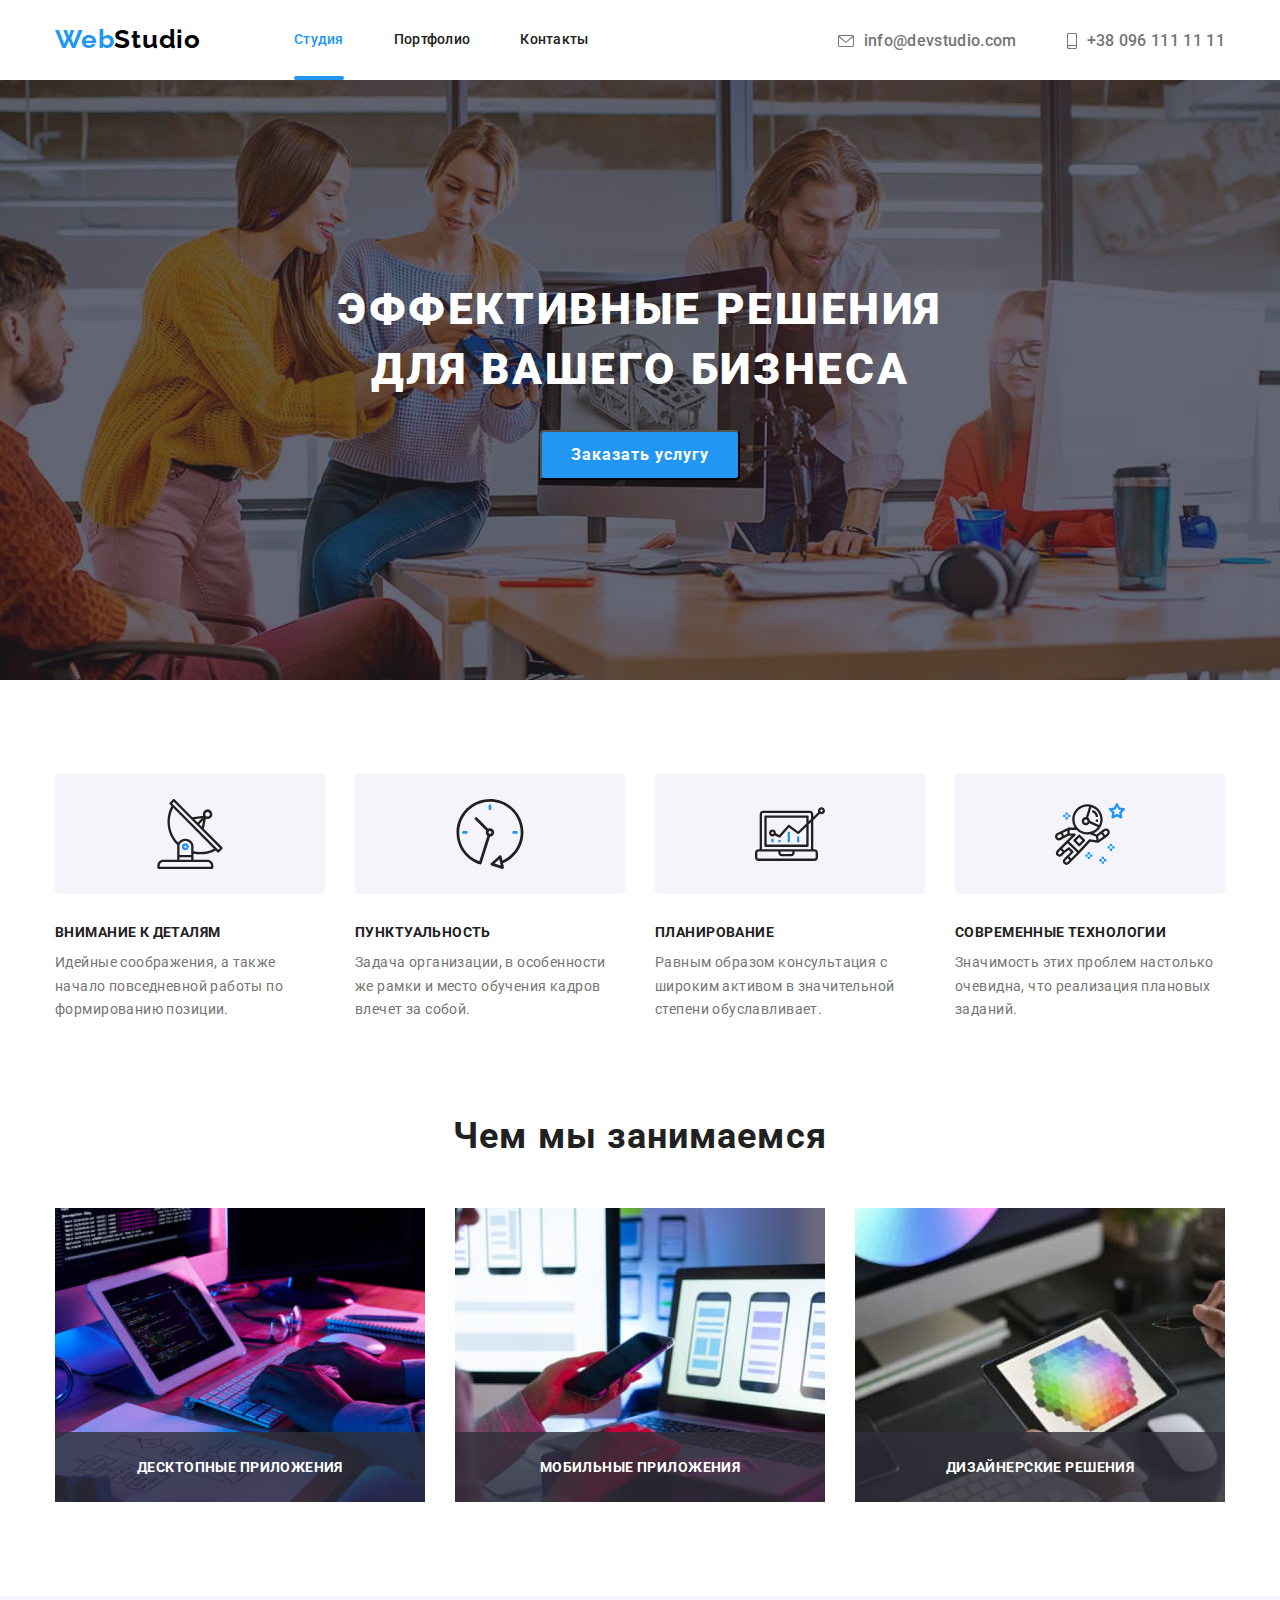
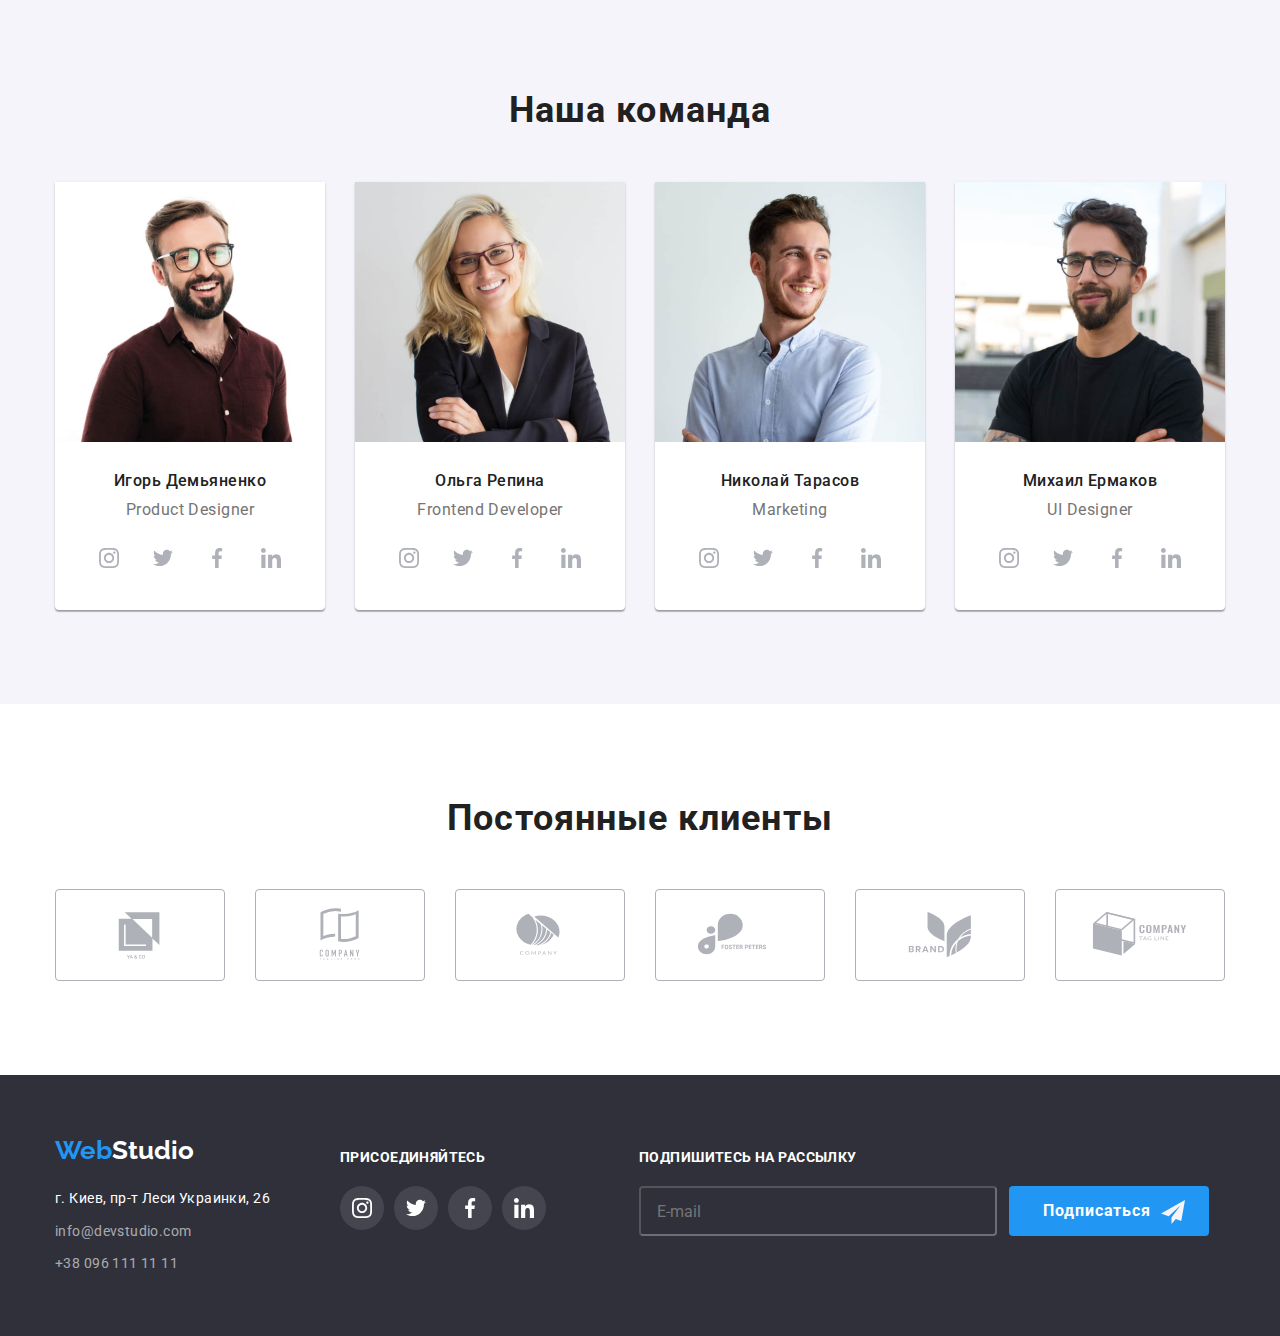
<file: index.html>
<!DOCTYPE html>
<html lang="en">
<head>
    <meta charset="UTF-8">
    <meta http-equiv="X-UA-Compatible" content="IE=edge">
    <meta name="viewport" content="width=device-width, initial-scale=1.0">
    <title>goit-markup-hw-01</title>
    <link rel="preconnect" href="https://fonts.googleapis.com">
    <link rel="preconnect" href="https://fonts.gstatic.com" crossorigin>
    <link href="https://fonts.googleapis.com/css2?family=Roboto:wght@400;500;700;900&display=swap" rel="stylesheet">
    <link href="https://fonts.googleapis.com/css2?family=Raleway:wght@700&family=Roboto:wght@400;500;700;900&display=swap"
        rel="stylesheet">
    <link rel="stylesheet" href="https://cdnjs.cloudflare.com/ajax/libs/modern-normalize/1.1.0/modern-normalize.min.css">

    <link rel="stylesheet" href="css/styles.css">
    
</head>
<body>
    <header class="header" >
                <div class="container">
                    <div class="header-box"> 
                        <nav class="nav-box">
                            <a href="./index.html" class="logo"> <span>Web</span>Studio</a>
                            <ul class="nav-list">
                                <li class="item"><a href="./index.html" class="nav-link current">Студия</a></li>
                                <li class="item"><a href="./portfolio.html" class="nav-link">Портфолио</a></li>
                                <li class="item"><a href="#" class="nav-link">Контакты</a></li>
                            </ul>
                        </nav>
                        <ul class="contact-list">
                                <li class="item">
                                    <a href="mailto:info@devstudio.com" class="contact">
                                        <svg class="envelope">
                                            <use href="./images/symbol-defs.svg#icon-envelope"></use>
                                        </svg> 
                                        info@devstudio.com
                                    </a>

                                </li>
                                <li class="item">
                                    <a href="tel:+380961111111" class="contact" >
                                        <svg class="smartphone">
                                            <use href="./images/symbol-defs.svg#icon-smartphone"></use>
                                        </svg>
                                        +38 096 111 11 11
                                    </a>

                                </li>
                        </ul>
                    </div>
                </div>
    </header>
    <main >
            <!--hero-->
            <section class="hero">
                    <div class="container" >
                        <h1 class="design-title">Эффективные решения <br> для вашего бизнеса</h1>
                        <button type="button" class="button-name" data-modal-open>Заказать услугу</button>
                    </div>
            </section>
            <!--features of work-->
            <section class="features-section" >
                <div class="container">
                    <h2 class="visually-hidden">особенности</h2>             
                        <ul class=work-flex>
                            <li class="item">
                                <div class="features-container-icon">
                                    <svg class="features-icon">
                                        <use href="./images/symbol-defs.svg#icon-antenna-1"></use>
                                    </svg>
                                </div>
                                <h3 class="work-title">Внимание к деталям</h3>
                                <p class="work-text">Идейные соображения, а также начало повседневной работы по формированию позиции.</p>
                            </li>
                            <li class="item">
                                <div class="features-container-icon">
                                    <svg class="features-icon">
                                        <use href="./images/symbol-defs.svg#icon-clock-1"></use>
                                    </svg>
                                </div>
                                <h3 class="work-title">Пунктуальность</h3>
                                <p class="work-text" >Задача организации, в особенности же рамки и место обучения кадров влечет за собой.</p>
                            </li>
                            <li class="item">
                                <div class="features-container-icon">
                                    <svg class="features-icon">
                                        <use href="./images/symbol-defs.svg#icon-diagram-1"></use>
                                    </svg>
                                </div>
                                <h3 class="work-title">Планирование</h3>
                                <p class="work-text" >Равным образом консультация с широким активом в значительной степени обуславливает.</p>
                            </li>
                            <li class="item" >
                                <div class="features-container-icon">
                                    <svg class="features-icon">
                                        <use href="./images/symbol-defs.svg#icon-astronaut-1"></use>
                                    </svg>
                                </div>
                                <h3 class="work-title">Современные технологии</h3>
                                <p class="work-text" >Значимость этих проблем настолько очевидна, что реализация плановых заданий.</p>
                            </li>
                        </ul>
                </div>
            </section>
            <!--foto-->
            <section class="section">
                <div class="container">
                    <h2 class="work-team-item">Чем мы занимаемся</h2>
                    <ul class="work-flex" >
                        <li class="item-foto">
                            <img src="images/whatwedo1.jpg" class="work-img" alt="планшет с клавиатурой" width="370">
                            <p class="foto-text">Десктопные приложения</p>
                        </li>
                        <li class="item-foto">
                            <img src="images/whatwedo2.jpg" alt="ноутбук с телефоном" width="370">
                            <p class="foto-text">Мобильные приложения</p>
                        </li>
                        <li class="item-foto">
                            <img src="images/whatwedo3.jpg" alt="планшет" width="370">
                            <p class="foto-text">Дизайнерские решения</p>
                        </li>
                    </ul>
                </div>
            </section>
            <!--team-->
            <section class="section-our-team">
                <div class="container">
                    <h2 class="our-team-item">Наша команда</h2>
                        <ul class="work-flex" >
                            <li class="team-item">
                                <img src="images/igordemyanenko.jpg" alt="фото Игоря Демьяненко" width="270">
                                <div class="container-team-item">
                                    <h3 class="work-team-name">Игорь Демьяненко</h3>
                                    <p class="work-position">Product Designer</p>
                                    <ul class="sm-flex" >
                                        <li class="sm-list">
                                            <a href="#" class="sm-icon-link">
                                                <svg class="sm-icon"  width="20" height="20" >
                                                    <use href="./images/symbol-defs.svg#icon-instagram-2"></use>
                                                </svg>
                                            </a>
                                        </li>
                                        <li class="sm-list" >
                                            <a href="#" class="sm-icon-link">
                                                <svg class="sm-icon" width="20px" height="20" >
                                                    <use href="./images/symbol-defs.svg#icon-twitter-1"></use>
                                                </svg>
                                            </a>
                                        </li>
                                        <li class="sm-list" >
                                            <a href="#" class="sm-icon-link">
                                                <svg class="sm-icon" width="20" height="20" >
                                                    <use href="./images/symbol-defs.svg#icon-facebook-1"></use>
                                                </svg>
                                            </a>
                                        </li>
                                        <li class="sm-list">
                                            <a href="#" class="sm-icon-link">
                                                <svg class="sm-icon" width="20" height="20" >
                                                    <use href="./images/symbol-defs.svg#icon-linkedin-1"></use>
                                                </svg>
                                            </a>
                                        </li>
                                    </ul>
                                </div>
                            </li>
                            <li class="team-item" >
                                <img src="images/olgarepina.jpg" alt="Ольга Репина" width="270">
                                <div class="container-team-item">
                                    <h3 class="work-team-name" >Ольга Репина</h3>
                                    <p class="work-position">Frontend Developer</p>
                                    <ul class="sm-flex">
                                        <li class="sm-list">
                                            <a href="#" class="sm-icon-link">
                                                <svg class="sm-icon" width="20" height="20">
                                                    <use href="./images/symbol-defs.svg#icon-instagram-2"></use>
                                                </svg>
                                            </a>
                                        </li>
                                        <li class="sm-list">
                                            <a href="#" class="sm-icon-link">
                                                <svg class="sm-icon" width="20px" height="20">
                                                    <use href="./images/symbol-defs.svg#icon-twitter-1"></use>
                                                </svg>
                                            </a>
                                        </li>
                                        <li class="sm-list">
                                            <a href="#" class="sm-icon-link">
                                                <svg class="sm-icon" width="20" height="20">
                                                    <use href="./images/symbol-defs.svg#icon-facebook-1"></use>
                                                </svg>
                                            </a>
                                        </li>
                                        <li class="sm-list">
                                            <a href="#" class="sm-icon-link">
                                                <svg class="sm-icon" width="20" height="20">
                                                    <use href="./images/symbol-defs.svg#icon-linkedin-1"></use>
                                                </svg>
                                            </a>
                                        </li>
                                    </ul>
                                </div>
                            </li>
                            <li class="team-item" >
                                <img src="images/nikolaytarasov.jpg" alt="Николай Тарасов" width="270">
                                <div class="container-team-item">
                                    <h3 class="work-team-name">Николай Тарасов</h3>
                                    <p class="work-position">Marketing</p>
                                    <ul class="sm-flex">
                                        <li>
                                            <a href="#" class="sm-icon-link">
                                                <svg class="sm-icon" width="20" height="20">
                                                    <use href="./images/symbol-defs.svg#icon-instagram-2"></use>
                                                </svg>
                                            </a>
                                        </li>
                                        <li>
                                            <a href="#" class="sm-icon-link">
                                                <svg class="sm-icon" width="20px" height="20">
                                                    <use href="./images/symbol-defs.svg#icon-twitter-1"></use>
                                                </svg>
                                            </a>
                                        </li>
                                        <li>
                                            <a href="#" class="sm-icon-link">
                                                <svg class="sm-icon" width="20" height="20">
                                                    <use href="./images/symbol-defs.svg#icon-facebook-1"></use>
                                                </svg>
                                            </a>
                                        </li>
                                        <li>
                                            <a href="#" class="sm-icon-link">
                                                <svg class="sm-icon" width="20" height="20">
                                                    <use href="./images/symbol-defs.svg#icon-linkedin-1"></use>
                                                </svg>
                                            </a>
                                        </li>
                                    </ul>
                                </div>
                            </li>
                            <li class="team-item" >
                                <img src="images/mikhailermakov.jpg" alt="Михаил Ермаков" width="270">
                                <div class="container-team-item">
                                    <h3 class="work-team-name" >Михаил Ермаков</h3>
                                    <p class="work-position" >UI Designer</p>
                                    <ul class="sm-flex">
                                        <li>
                                            <a href="#" class="sm-icon-link">
                                                <svg class="sm-icon" width="20" height="20">
                                                    <use href="./images/symbol-defs.svg#icon-instagram-2"></use>
                                                </svg>
                                            </a>
                                        </li>
                                        <li>
                                            <a href="#" class="sm-icon-link">
                                                <svg class="sm-icon" width="20px" height="20">
                                                    <use href="./images/symbol-defs.svg#icon-twitter-1"></use>
                                                </svg>
                                            </a>
                                        </li>
                                        <li>
                                            <a href="#" class="sm-icon-link">
                                                <svg class="sm-icon" width="20" height="20">
                                                    <use href="./images/symbol-defs.svg#icon-facebook-1"></use>
                                                </svg>
                                            </a>
                                        </li>
                                        <li>
                                            <a href="#" class="sm-icon-link">
                                                <svg class="sm-icon" width="20" height="20">
                                                    <use href="./images/symbol-defs.svg#icon-linkedin-1"></use>
                                                </svg>
                                            </a>
                                        </li>
                                    </ul>
                                </div>
                            </li>
                        </ul>
                </div>
            </section>
            <!--our custamer-->
            <section class="section">
                <div class="container">
                    <h2 class="work-team-item">Постоянные клиенты</h2>
                    <ul class="work-flex">
                        <li class="custamer-cntr" >
                                <a href="#" class="custamer-link">
                                    <svg class="custamer-icon">
                                        <use href="./images/symbol-defs.svg#icon-logoyaco"></use>
                                    </svg>
                                </a>
                        </li>
                        <li class="custamer-cntr">
                                <a href="#" class="custamer-link" >
                                    <svg class="custamer-icon">
                                        <use href="./images/symbol-defs.svg#icon-logocompanytaglinehere"></use>
                                    </svg>
                                </a>
                        </li>
                        <li class="custamer-cntr" > 
                                <a href="#" class="custamer-link">
                                    <svg class="custamer-icon">
                                        <use href="./images/symbol-defs.svg#icon-logocompane"></use>
                                    </svg>
                                </a>
                        </li>
                        <li class="custamer-cntr" >
                                <a href="#" class="custamer-link">
                                    <svg class="custamer-icon">
                                        <use href="./images/symbol-defs.svg#icon-logofoster"></use>
                                    </svg>
                                </a>
                        </li>
                        <li class="custamer-cntr" >
                                <a href="#" class="custamer-link">
                                    <svg class="custamer-icon">
                                        <use href="./images/symbol-defs.svg#icon-logobrand"></use>
                                    </svg>
                                </a>
                        </li>
                        <li class="custamer-cntr">
                            <a href="#" class="custamer-link">
                                    <svg class="custamer-icon">
                                        <use href="./images/symbol-defs.svg#icon-logocompanytagline"></use>
                                    </svg>
                                </a>
                        </li>
                    </ul>
                </div>
            </section>

    </main>
    <footer class="section-ftr" >
            <div class="container ">
                <div class="footer-box" >
                    <div class="footer-address-box">
                        <a href="./index.html" class="logo-bottom"><span >Web</span>Studio</a>
                        <address>
                            <ul class="address-list">
                                <li class="item"><a class="address-link" href="https://goo.gl/maps/XUz9GN1uXCyKH9LT6">г. Киев, пр-т Леси Украинки, 26</a></li>
                                <li class="item" ><a class="mail-tel-ftr" href="mailto:info@devstudio.com">info@devstudio.com</a></li>
                                <li class="item" ><a class="mail-tel-ftr" href="tel:+380961111111">+38 096 111 11 11</a></li>
                            </ul>
                        </address>    
                    </div>
                    <div class="join-box">
                        <p class="text-title"> присоединяйтесь</p>
                        <ul class="sm-flex-ftr">
                            <li class="item">
                                <a href="#" class="ftr-sm-icon-link" >
                                    <svg class="ftr-sm-icon" width="20" height="20" >
                                        <use href="./images/symbol-defs.svg#icon-instagram-2"></use>
                                    </svg>
                                </a>
                            </li>
                            <li class="item">
                                <a href="#" class="ftr-sm-icon-link" >
                                    <svg class="ftr-sm-icon" width="20" height="20" >
                                        <use href="./images/symbol-defs.svg#icon-twitter-1"></use>
                                    </svg>
                                </a>
                            </li>
                            <li class="item">
                                <a href="#" class="ftr-sm-icon-link">
                                    <svg class="ftr-sm-icon" width="20" height="20" >
                                        <use href="./images/symbol-defs.svg#icon-facebook-1"></use>
                                    </svg>
                                </a>
                            </li>
                            <li class="item">
                                <a href="#" class="ftr-sm-icon-link">
                                    <svg class="ftr-sm-icon" width="20" height="20">
                                        <use href="./images/symbol-defs.svg#icon-linkedin-1"></use>
                                    </svg>
                                </a>
                            </li>
                        </ul>
                    </div>
                    <div class="subscription">
                        <p class="sub-title"> Подпишитесь на рассылку</p>
                        <form>
                            <div class="ftr-form-field">
                                <input class="sub-input" name="Email" type="text" placeholder="E-mail" >
                                <button class="sub-button" type="submit">Подписаться
                                    <svg class="sub-icon" width="24" height="24">
                                        <use href="./images/sprite-form.svg#send"></use>
                                    </svg>
                                </button>
                            </div>
                            
                        </form>
                    </div>
                </div>
            </div>
    </footer>

    <!--MODAL-->

    <div class="backdrop is-hidden" data-modal >
        <div class="modal" >  
            <button type="button" class="close-btn" data-modal-close>  
                <svg class="icon-close">
                    <use href="./images/symbol-defs.svg#icon-close"> </use>
                </svg>
            </button>

            <form class="modal-form">
                <h3 class="form-title">Оставьте свои данные, мы вам перезвоним</h3>
            <div class="form-feald">
                <label class="form-label" for="name">Имя</label>
                <input class="form-input" id="name" type="text" name="name">
                <svg class="form-icon" width="18" height="18">
                    <use href="./images/sprite-form.svg#icon-person"></use>
                </svg>
            </div>
            <div class="form-feald">
                <label class="form-label" for="tel">Телефон</label>
                <input class="form-input" id="tel" type="tel" name="tel">
                <svg class="form-icon" width="18" height="18">
                    <use href="./images/sprite-form.svg#icon-phone"></use>
                </svg>
            </div>
            <div class="form-feald">
                <label class="form-label" for="mail">Почта</label>
                <input class="form-input" id="mail" type="mail" name="mail">
                <svg class="form-icon" width="18" height="18">
                    <use href="./images/sprite-form.svg#icon-email"></use>
                </svg>
            </div>
            <div class="form-feald">
                <label class="form-label" for="comment">Комментарий</label>
                <textarea class=" form-input enter-comment" id="comment" name="comment"  placeholder="Введите текст" ></textarea>
            </div>
            <div class="licence">
                <label class="licence-box" for="licence">
                    <input  class="checkbox" id="licence" type="checkbox" name="licence" >
                    <span class="check-icon"></span>
                    Соглашаюсь с рассылкой и принимаю 
                    <a href="#">Условия договора</a>
                </label>
               
            </div>

            <button class="form-button" type="submit">Отправить</button>

            </form>
         </div>

    </div>

<script src="./js/modal.js"></script>
</body>
</html>
</file>
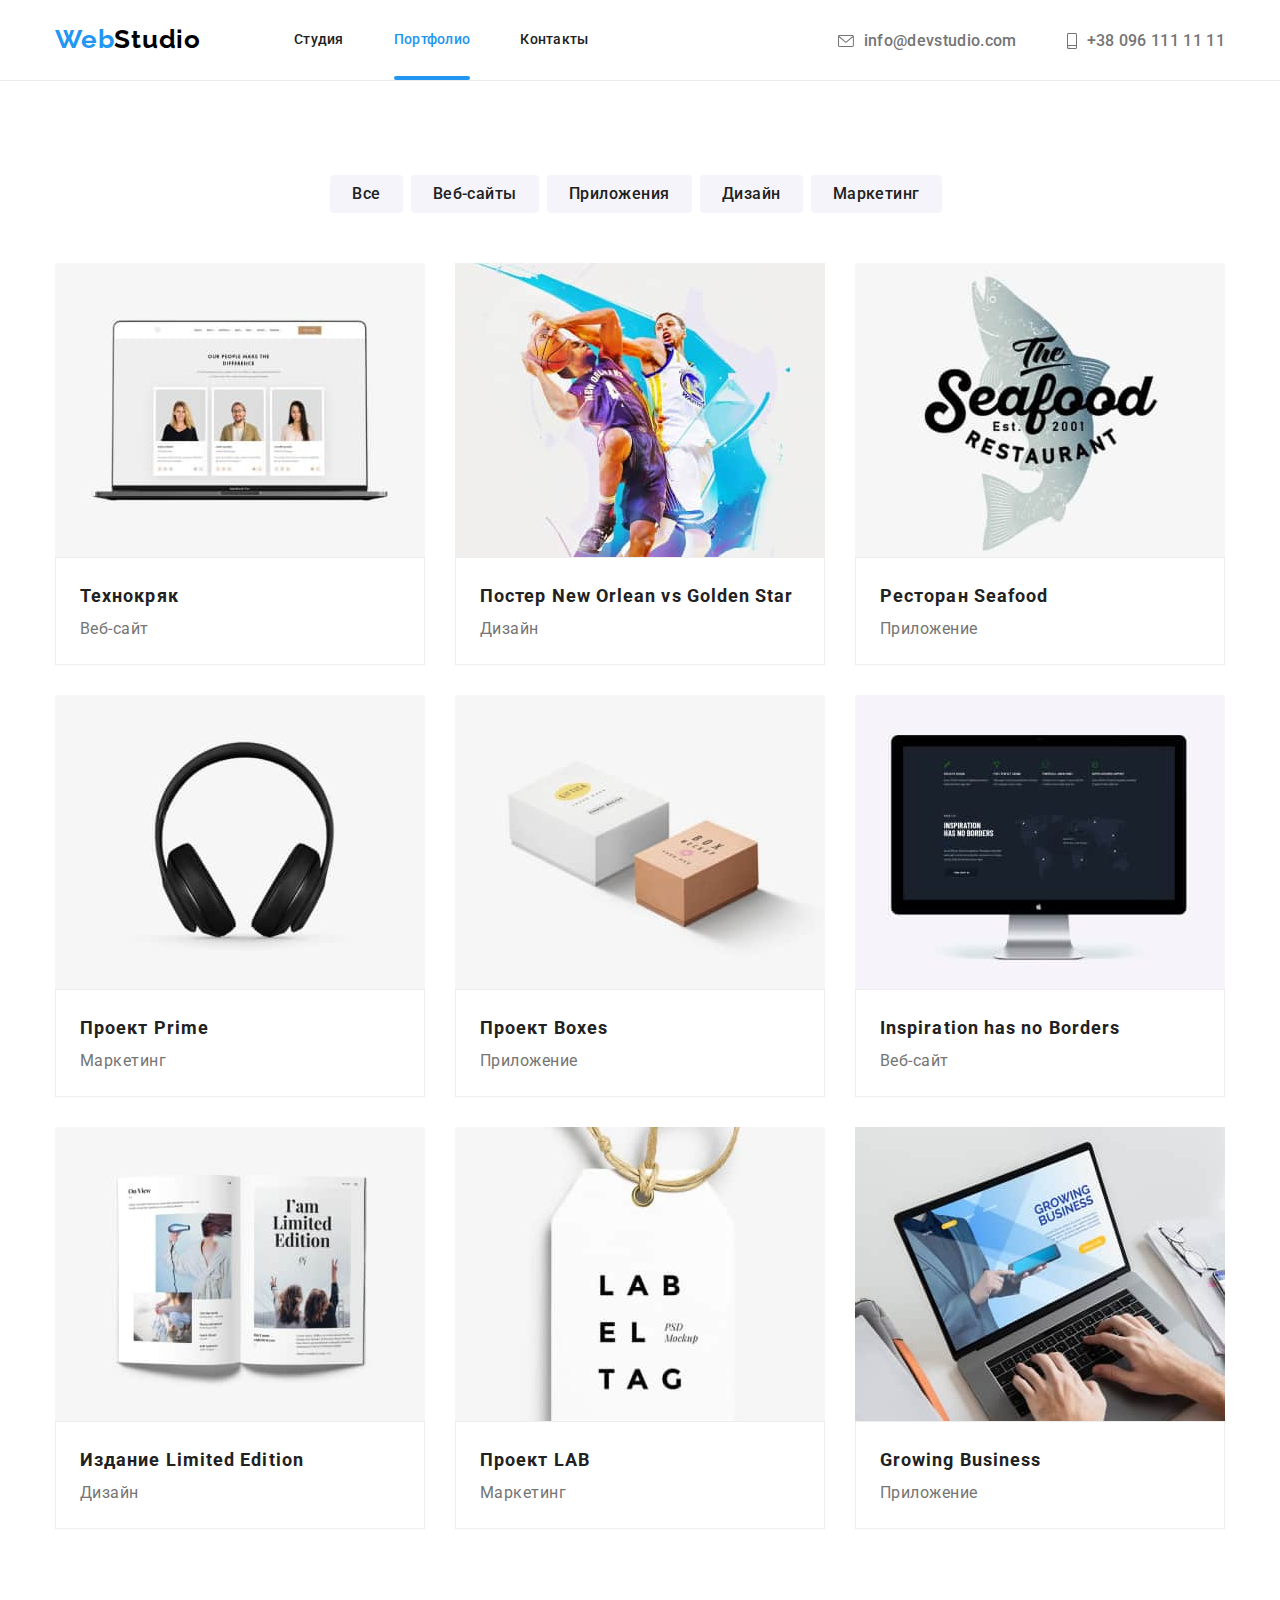
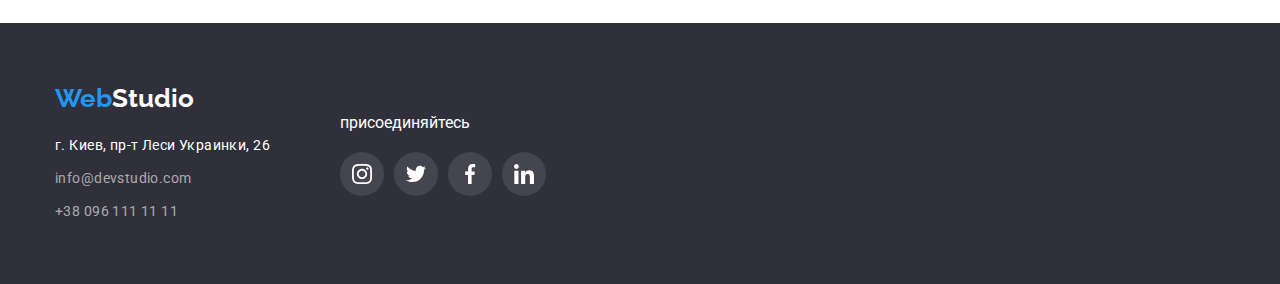
<file: portfolio.html>
<!DOCTYPE html>
<html lang="en">
<head>
    <meta charset="UTF-8">
    <meta http-equiv="X-UA-Compatible" content="IE=edge">
    <meta name="viewport" content="width=device-width, initial-scale=1.0">
    <title>Портфолио</title>
    <link rel="preconnect" href="https://fonts.googleapis.com">
    <link rel="preconnect" href="https://fonts.gstatic.com" crossorigin>
    <link href="https://fonts.googleapis.com/css2?family=Roboto:wght@400;500;700;900&display=swap" rel="stylesheet">
    <link href="https://fonts.googleapis.com/css2?family=Raleway:wght@700&family=Roboto:wght@400;500;700;900&display=swap"
        rel="stylesheet">

    <link rel="stylesheet" href="https://cdnjs.cloudflare.com/ajax/libs/modern-normalize/1.1.0/modern-normalize.min.css">
    
    <link rel="stylesheet" href="css/styles.css">
</head>
<body>
    <header class="header-portfolio">
        <div class="container border-hdr">
            <div class="header-box">
                <nav class="nav-box">
                    <a href="./index.html" class="logo"> <span>Web</span>Studio</a>
                    <ul class="nav-list">
                        <li class="item"><a href="./index.html" class="nav-link">Студия</a></li>
                        <li class="item"><a href="./portfolio.html" class="nav-link current">Портфолио</a></li>
                        <li class="item"><a href="#" class="nav-link">Контакты</a></li>
                    </ul>
                </nav>
                <ul class="contact-list">
                    <li class="item">
                        <a href="mailto:info@devstudio.com" class="contact">
                            <svg class="envelope">
                                <use href="./images/symbol-defs.svg#icon-envelope"></use>
                            </svg>
                            info@devstudio.com
                        </a>

                    </li>
                    <li class="item">
                        <a href="tel:+380961111111" class="contact">
                            <svg class="smartphone">
                                <use href="./images/symbol-defs.svg#icon-smartphone"></use>
                            </svg>
                            +38 096 111 11 11
                        </a>

                    </li>
                </ul>
            </div>
        </div>
    </header>
    <main>
        <!--buttons-->
        <section class="section">
            <div class="container">
            <ul class="button-flex">
                <li><button class="list-button-name" type="button">Все</button></li>
                <li><button class="list-button-name" type="button">Веб-сайты</button></li>
                <li><button class="list-button-name" type="button">Приложения</button></li>
                <li><button class="list-button-name" type="button">Дизайн</button></li>
                <li><button class="list-button-name" type="button">Маркетинг</button></li>
            </ul>
            <ul class="projects-box">
                    <li class="projects-tumb">
                        <div class="img-box">
                            <img src="./images/tehnokryak.jpg" alt="открытый ноутбук" width="370">
                            <p class="text-overlay">Ресурс предлагает комплексные предложения с разным уровнем функционала и сервисов. Все это позволит посетителю получить
                            исчерпывающие сведения о компании или частном лице.</p>
                        </div>
                        <div class="projects-items">
                            <h3 class="projects-name">Технокряк</h3>
                            <p class="projects-type">Веб-сайт</p>
                        </div>
                    </li>
                    <li class="projects-tumb">
                        <div class="img-box">
                            <img src="./images/NewOrleanGoldenStar.jpg" alt="два баскетболиста" width="370">
                            <p class="text-overlay">Ресурс предлагает комплексные предложения с разным уровнем функционала и сервисов. Все этопозволит посетителю получить исчерпывающие сведения о компании или частном лице.</p>
                        </div>
                        <div class="projects-items">
                            <h3 class="projects-name">Постер New Orlean vs Golden Star</h3>
                            <p class="projects-type" >Дизайн</p>
                        </div>
                    </li>
                    <li class="projects-tumb">
                        <div class="img-box">
                            <img src="./images/Seafood.jpg" alt="логотип с рыбой" width="370">
                            <p class="text-overlay">Ресурс предлагает комплексные предложения с разным уровнем функционала и сервисов. Все
                            этопозволит посетителю получить исчерпывающие сведения о компании или частном лице.</p>
                        </div>
                            <div class="projects-items">
                            <h3 class="projects-name" >Ресторан Seafood</h3>
                            <p class="projects-type" >Приложение</p>
                        </div>
                    </li>
                    <li class="projects-tumb">
                        <div class="img-box">
                            <img src="./images/Prime.jpg" alt="наушники" width="370">
                            <p class="text-overlay">Ресурс предлагает комплексные предложения с разным уровнем функционала и сервисов. Все
                            этопозволит посетителю получить исчерпывающие сведения о компании или частном лице.</p>
                        </div>
                            <div class="projects-items">
                            <h3 class="projects-name" >Проект Prime</h3>
                            <p class="projects-type" >Маркетинг</p>
                        </div>
                    </li>
                    <li class="projects-tumb">
                        <div class="img-box">
                            <img src="./images/Boxes.jpg" alt="две коробки" width="370">
                            <p class="text-overlay">Ресурс предлагает комплексные предложения с разным уровнем функционала и сервисов. Все
                            этопозволит посетителю получить исчерпывающие сведения о компании или частном лице.</p>
                        </div>
                            <div class="projects-items">
                            <h3 class="projects-name" >Проект Boxes</h3>
                            <p class="projects-type" >Приложение</p>
                        </div>
                    </li>
                    <li class="projects-tumb">
                        <div class="img-box">
                            <img src="./images/InspirationhasnoBorders.jpg" alt="монитор" width="370">
                            <p class="text-overlay">Ресурс предлагает комплексные предложения с разным уровнем функционала и сервисов. Все
                            этопозволит посетителю получить исчерпывающие сведения о компании или частном лице.</p>
                        </div>
                            <div class="projects-items">
                            <h3 class="projects-name" >Inspiration has no Borders</h3>
                            <p class="projects-type" >Веб-сайт</p>
                        </div>
                    </li>
                    <li class="projects-tumb">
                        <div class="img-box">
                            <img src="./images/LimitedEdition.jpg" alt="страница журнала" width="370">
                            <p class="text-overlay">Ресурс предлагает комплексные предложения с разным уровнем функционала и сервисов. Все
                            этопозволит посетителю получить исчерпывающие сведения о компании или частном лице.</p>
                        </div>
                        <div class="projects-items">
                            <h3 class="projects-name" >Издание Limited Edition</h3>
                            <p class="projects-type" >Дизайн</p>
                        </div>
                    </li>
                    <li class="projects-tumb">
                        <div class="img-box">
                            <img src="./images/LAB.jpg" alt="бирка" width="370">
                            <p class="text-overlay">Ресурс предлагает комплексные предложения с разным уровнем функционала и сервисов. Все
                            этопозволит посетителю получить исчерпывающие сведения о компании или частном лице.</p>
                        </div>
                        <div class="projects-items">
                            <h3 class="projects-name" >Проект LAB</h3>
                            <p class="projects-type" >Маркетинг</p>
                        </div>
                    </li>
                    <li class="projects-tumb">
                        <div class="img-box">
                            <img src="./images/GrowingBusiness.jpg" alt="две руки печатают на ноутбуке" width="370">
                            <p class="text-overlay">Ресурс предлагает комплексные предложения с разным уровнем функционала и сервисов. Все
                            этопозволит посетителю получить исчерпывающие сведения о компании или частном лице.</p>
                        </div>
                        <div class="projects-items">
                            <h3 class="projects-name" >Growing Business</h3>
                            <p class="projects-type" >Приложение</p>
                        </div>
                    </li>
            </ul>
            </div>
        </section>
    </main>
    <footer class="section-ftr">
                <div class="container ">
                    <div class="footer-box">
                        <div class="footer-address-box">
                            <a href="./index.html" class="logo-bottom"><span>Web</span>Studio</a>
                            <address>
                                <ul class="address-list">
                                    <li class="item"><a class="address-link" href="https://goo.gl/maps/XUz9GN1uXCyKH9LT6">г. Киев,
                                            пр-т Леси Украинки, 26</a></li>
                                    <li class="item"><a class="mail-tel-ftr" href="mailto:info@devstudio.com">info@devstudio.com</a>
                                    </li>
                                    <li class="item"><a class="mail-tel-ftr" href="tel:+380961111111">+38 096 111 11 11</a></li>
                                </ul>
                            </address>
                        </div>
                        <div class="join-box">
                            <p class="text-join"> присоединяйтесь</p>
                            <ul class="sm-flex-ftr">
                                <li class="item">
                                    <a href="#" class="ftr-sm-icon-link">
                                        <svg class="ftr-sm-icon" width="20" height="20">
                                            <use href="./images/symbol-defs.svg#icon-instagram-2"></use>
                                        </svg>
                                    </a>
                                </li>
                                <li class="item">
                                    <a href="#" class="ftr-sm-icon-link">
                                        <svg class="ftr-sm-icon" width="20" height="20">
                                            <use href="./images/symbol-defs.svg#icon-twitter-1"></use>
                                        </svg>
                                    </a>
                                </li>
                                <li class="item">
                                    <a href="#" class="ftr-sm-icon-link">
                                        <svg class="ftr-sm-icon" width="20" height="20">
                                            <use href="./images/symbol-defs.svg#icon-facebook-1"></use>
                                        </svg>
                                    </a>
                                </li>
                                <li class="item">
                                    <a href="#" class="ftr-sm-icon-link">
                                        <svg class="ftr-sm-icon" width="20" height="20">
                                            <use href="./images/symbol-defs.svg#icon-linkedin-1"></use>
                                        </svg>
                                    </a>
                                </li>
                            </ul>
                        </div>
                    </div>
                </div>
    </footer>
</body>
</html>
</file>
<file: css/styles.css>
body {
  font-family: 'Roboto', sans-serif;
  color: black;
  background-color: #ffffff;
}

.section{
  padding-top: 94px;
  padding-bottom: 94px;
}

.container{
  width: 1200px;
  margin: 0 auto;
  padding-left: 15px;
  padding-right: 15px;
}

ul{
  margin: 0;
  padding: 0;
  list-style: none;
}

a{
  text-decoration: none;
}

/**header**/

.header-box{
  display: flex;
  margin-bottom: -2px;
}

.nav-box {
display: flex;
}

.logo {
  display: block;
  padding-top: 24px;
  padding-bottom: 24px;
  margin-right: 93px;
  font-family: 'Raleway', sans-serif;
  font-weight: 700;
  font-size: 26px;
  line-height: 1.19;
  letter-spacing: 0.03em;
  color: black;
}

.logo > span {
  color: #2196f3;
}

.nav-list {
  display: flex;
}

.nav-list>.item+.item {
  margin-left: 50px;
}

.nav-link {
  position: relative;
  display: block;
  padding-top: 32px;
  padding-bottom: 32px;
  font-weight: 500;
  font-size: 14px;
  line-height: 1.14;
  letter-spacing: 0.02em;
  color: #212121;
  transition: color 250ms cubic-bezier(0.4, 0, 0.2, 1);
}

.current {
  color: #2196f3;
}


.nav-link::after{
  content: '';
  position: absolute;
  left: 0;
  bottom: 0;
  display: block;
  width: 100%;
  height: 4px;
  border-radius: 2px ;
  background-color:#2196f3;
  opacity: 0 ;
  transition: opacity 250ms cubic-bezier(0.4, 0, 0.2, 1);
}

.current::after {
  content: "";
  position: absolute;
  left: 0;
  bottom: 0;
  width: 100%;
  height: 4px;
  border-radius: 2px;
  background-color: #2196f3;
  opacity: 1;
  transition: opacity 250ms cubic-bezier(0.4, 0, 0.2, 1);
}

.nav-link:hover::after{
  opacity: 1;
}

.nav-link:hover,
.nav-link:focus {
  color: #2196f3;
}
.contact-list {
  display: flex;
  margin-left: auto;
}

.contact-list>.item+.item {
  margin-left: 50px;
}

.contact {
  display: flex;
  align-items: center;
  padding-top: 32px;
  padding-bottom: 32px;
  color: #757575;
  font-weight: 500;
  line-height: 1.14;
  letter-spacing: 0.02em;
  transition: color 250ms cubic-bezier(0.4, 0, 0.2, 1);
}

.contact:hover,
.contact:focus {
  color: #2196f3;
}
.envelope {
  width: 16px;
  height: 12px;
  fill: currentColor;
  margin-right: 10px;
}

.smartphone {
  width: 10px;
  height: 16px;
  fill: currentColor;
  margin-right: 10px;
}

/**MAIN**/

.hero {
  background-color: #2f303a;
  text-align: center;
  padding-top: 200px;
  padding-bottom: 200px;
  margin-right: auto;
  margin-left: auto;
  max-width: 1600px;
  height: 600px;
  background-image: 
    linear-gradient(to top, rgba(47, 48, 58, 0.4), rgba(47, 48, 58, 0.4)),
    url(../images/fototeam.jpg);
  background-repeat: no-repeat;
  background-position: center;
  background-size: cover;
}

.design-title {
  color: #ffffff;
  font-weight: 900;
  font-size: 44px;
  margin: 0px;
  text-transform: uppercase;
  line-height: 1.36;
  letter-spacing: 0.06em;
  text-align: center;
}

.button-name {
  font-family: Roboto;
  width: 200px;
  height: 50px;
  background-color: #2196f3;
  color: #ffffff;
  font-weight: 700;
  font-size: 16px;
  cursor: pointer;
  line-height: 1.87;
  letter-spacing: 0.06em;
  box-shadow: 0px 4px 4px rgba(0, 0, 0, 0.15);
  border-radius: 4px;
  margin-top: 30px;

}

.button-name:focus {
  color: #ffffff;
}
/**features of work**/

.features-section{
  padding-top: 94px;
  padding-bottom: 0px;
}
.visually-hidden {
  position: absolute;
  width: 1px;
  height: 1px;
  margin: -1px;
  border: 0;
  padding: 0;
  white-space: nowrap;
  clip-path: inset(100%);
  clip: rect(0 0 0 0);
  overflow: hidden;
}

.work-flex{
  display: flex;
  margin: 0px;
  padding: 0px;

}

.work-flex >.item + .item{
  margin-left: 30px;
}

.features-container-icon{
  width: 270px;
  height: 120px;
  background-color: #F5F4FA;
  box-sizing: border-box;
  border-radius: 4px;
  margin-bottom: 30px;
  display: flex;
  align-items: center;
  justify-content: center;
}

.features-icon{
  width: 70px;
  height: 70px;
}
.work-title {
  width: 270px;
  color: #212121;
  font-weight: 700;
  font-size: 14px;
  text-transform: uppercase;
  line-height: 1.17;
  letter-spacing: 0.03em;
  margin: 0px;
}

.work-text {
  width: 270px;
  color: #757575;
  font-weight: 400;
  font-size: 14px;
  line-height: 1.71;
  letter-spacing: 0.03em;
  margin-top: 10px;
  margin-bottom: 0px;
  

}

.work-team-item {
  color: #212121;
  font-weight: 700;
  font-size: 36px;
  text-align: center;
  line-height: 1.16;
  letter-spacing: 0.03em;
  margin-top: 0px;
  margin-bottom: 50px;
}

/**foto**/

.item-foto{
  margin-right: 30px;
  position: relative;
  width: 370px;
  height: 294px;
}

.item-foto:last-child{
  margin-right: 0px;
}

.foto-text{
  position: absolute;
  bottom: 0;
  right: 0;
  width: 100%;
  font-weight: 700;
  font-size: 14px;
  text-transform: uppercase;
  line-height: 1.17;
  letter-spacing: 0.03em;
  text-align: center;
  color: #FFFFFF;
  background-color: rgba(47, 48, 58, 0.8);
  margin: 0px;
  padding: 27px 0px;
  display: block;
}


/**team**/
.section-our-team{
  background-color: #F5F4FA;
  padding-top: 94px;
  padding-bottom: 94px;

}

.our-team-item{
  color: #212121;
  font-weight: 700;
  font-size: 36px;
  text-align: center;
  line-height: 1.16;
  letter-spacing: 0.03em;
  margin-top: 0px;
  margin-bottom: 50px;
}

.team-item{
  margin-right: 30px;
  background: #FFFFFF;
  box-shadow: 0px 1px 3px rgba(0, 0, 0, 0.12),
  0px 1px 1px rgba(0, 0, 0, 0.14),
  0px 2px 1px rgba(0, 0, 0, 0.2);
  border-radius: 0px 0px 4px 4px;
}

.team-item:last-child{
  margin-right: 0px;
}

.container-team-item{
  padding-top: 30px;
  padding-bottom: 30px;
}

.work-team-name {
  color: #212121;
  font-weight: 500;
  font-size: 16px;
  line-height: 1.18;
  letter-spacing: 0.03em;
  text-align: center;
  margin: 0px 0px 10px 0px;
}

.work-position {
  color: #757575;
  font-weight: 400;
  font-size: 16px;
  line-height: 1.18;
  letter-spacing: 0.03em;
  text-align: center;
  margin: 0;
}

/**team social media**/

.sm-flex {
  display: flex;
  margin: 0px;
  padding: 0px;
  justify-content: center;
  align-items: center;
  margin-top: 16px;
}

.sm-flex li{
  margin-right: 10px;
}

.sm-flex li:last-child{
  margin-right: 0px;
}


.sm-icon-link{
  width: 44px;
  height: 44px;
  display: flex;
  align-items: center;
  justify-content: center;
  border-radius: 50px;
  transition: 
  color 250ms cubic-bezier(0.4, 0, 0.2, 1),
  background-color 250ms cubic-bezier(0.4, 0, 0.2, 1);
}

.sm-icon {
  fill: #AFB1B8;
}

.sm-icon-link:hover,
.sm-icon-link:focus {
    background-color: #2196f3;
  }

.sm-icon-link:hover .sm-icon,
.sm-icon-link:focus .sm-icon{

  fill: #ffffff;
}



/**ouer custamers**/

.custamer-cntr{
  Width: 170px;
  Height: 92px;
  margin-right: 30px;
}

.custamer-cntr:last-child{
  margin-right: 0px;
}

.custamer-link{
  Width: 170px;
  Height: 92px;
  border: 1px solid #AFB1B8;
  box-sizing: border-box;
  border-radius: 4px;
  display: flex;
  align-items: center;
  justify-content: center;
  color: #AFB1B8;
  transition: 
  color 250ms cubic-bezier(0.4, 0, 0.2, 1),
  border-color 250ms cubic-bezier(0.4, 0, 0.2, 1);
}

.custamer-icon{
fill: currentColor;
Width: 106px;
Height: 60px;
}

.custamer-link:hover,
.custamer-link:focus{
  border-color: #2196f3;
}

.custamer-link:hover .custamer-icon,
.custamer-link:focus .custamer-icon{
  fill: #2196f3;
}

/**footer**/

.section-ftr {
  background-color: #2F303A;
  padding-top: 60px;
  padding-bottom: 60px;
}

.footer-box{
  display: flex;
}

.footer-address-box{
  margin-right: 70px;
}

.logo-bottom{
  color: #ffffff;
  font-family: 'Raleway', sans-serif;
  font-weight: 700;
  font-size: 26px;
  line-height: 1.2;
  display: block;
  margin-bottom: 20px;
}

.logo-bottom>span {
  color:#2196f3;
}

.address-list>.item+.item {
  margin-top: 9px;
}

address {
  font-style: normal;
}


.address-link {
  color: #ffffff;
  font-weight: 400;
  font-size: 14px;
  line-height: 1.71;
  letter-spacing: 0.03em;
  transition: color 250ms cubic-bezier(0.4, 0, 0.2, 1);

}

.address-link:hover,
.address-link:focus {
  color: #2196f3;
}


.mail-tel-ftr {
  font-weight: 400;
  font-size: 14px;
  color: rgba(255, 255, 255, 0.6);
  line-height: 1.71;
  letter-spacing: 0.03em;
  transition: color 250ms cubic-bezier(0.4, 0, 0.2, 1);
}

.mail-tel-ftr:hover,
.mail-tel-ftr:focus {
  color: #2196f3;
}

/** join and social media**/

.join-box{
  margin-top: 15px;
  color: #ffffff;
  }

.text-title{
  font-weight: 700;
  font-size: 14px;
  text-transform: uppercase;
  line-height: 1.14;
  letter-spacing: 0.03em;
  margin: 0;
  color: #ffffff;
}

.sm-flex-ftr {
  display: flex;
  margin: 0px;
  padding: 0px;
  justify-content:flex-start ;
  align-items: center;
  margin-top: 20px;
}

.ftr-sm-icon-link {
  width: 44px;
  height: 44px;
  display: flex;
  align-items: center;
  justify-content: center;
  border-radius: 50px;
  background-color: rgba(255, 255, 255, 0.1 );
  transition: 
  color 250ms cubic-bezier(0.4, 0, 0.2, 1),
  background-color 250ms cubic-bezier(0.4, 0, 0.2, 1);

}
 
.sm-flex-ftr li{
  margin-right: 10px;
}

.sm-flex-ftr li:last-child {
  margin-right: 0px;
}

.ftr-sm-icon{
  fill: #FFFFFF;
}

.ftr-sm-icon-link:hover,
.ftr-sm-icon-link:focus {
  background: #2196f3;
}

.ftr-sm-icon-link:hover .sm-icon,
.ftr-sm-icon-link:focus .sm-icon {
  fill: #ffffff;
}

.subscription{
  margin-top: 15px;
  color: #ffffff;
  margin-left: 93px;
}

.sub-title {
  font-weight: 700;
  font-size: 14px;
  text-transform: uppercase;
  line-height: 1.14;
  letter-spacing: 0.03em;
  margin: 0;
  margin-bottom: 20px;
  color: #ffffff;
}
.ftr-form-field{
  display: flex;

}

.sub-input{
  height: 50px ;
  width: 358px;
  background-color: #2F303A;
  border-color: rgba(255, 255, 255, 0.3) ;
  border-radius: 4px;
  padding: 0px 16px;
  color: #FFFFFF;
}

.sub-button{
  display: flex;
  justify-content: center;
  min-width: 200px;
  background-color: #2196f3;
  color: #ffffff;
  font-weight: 700;
  font-size: 16px;
  cursor: pointer;
  line-height: 1.87;
  letter-spacing: 0.06em;
  border-radius: 4px;
  margin-left: 12px;
  padding: 10px;
  border: none;
  
}

.sub-icon{
  fill: #f5f4fa;
transform: translateY(4px) translateX(10px);
  
}


/** PORTFOLIO**/

.header-portfolio{
border-bottom: 1px solid #ECECEC;
}

.container-btn{
    width: 1200px;
    margin: auto;
    margin-bottom: 50px;
    padding-left: 15px;
    padding-right: 15px;
}

.button-flex{
  display: flex;
  justify-content: center;
  margin-bottom: 50px;

}

.button-flex li{
margin-right: 8px;
}

.list-button-name {
  font-family: Roboto;
  color: #212121;
  background-color: #f5f4fa;
  font-weight: 500;
  font-size: 16px;
  cursor: pointer;
  border: none;
  line-height: 1.62;
  letter-spacing: 0.03em;
  border-radius: 4px;
  padding: 6px 22px ;
  transition: 
  color 250ms cubic-bezier(0.4, 0, 0.2, 1),
  background-color 250ms cubic-bezier(0.4, 0, 0.2, 1),
  box-shadow 250ms cubic-bezier(0.4, 0, 0.2, 1);
}

.list-button-name:hover,
.list-button-name:focus {
  background-color: #2196f3;
  color: #ffffff;
  box-shadow: 0px 1px 3px rgba(0, 0, 0, 0.12),
  0px 1px 1px rgba(0, 0, 0, 0.14),
  0px 2px 1px rgba(0, 0, 0, 0.2);
}


.projects-box {
  display: flex;
  flex-wrap: wrap;
  transition: box-shadow 250ms cubic-bezier(0.4, 0, 0.2, 1);
}

.projects-tumb{
  margin-left: 30px;
  margin-bottom: 30px;
}

.projects-tumb:nth-child(3n + 1) {
  margin-left: 0;
}

.projects-tumb:nth-last-child(-n + 3) {
  margin-bottom: 0;
  
}

.img-box{
  position: relative;
  width: 370px;
  height: 294px;
  overflow: hidden;
}

.text-overlay{
  position: absolute;
  top: 0;
  left: 0;
  font-weight: 400;
  font-size: 18px;
  line-height: 1.55;
  letter-spacing: 0.03em;
  color: #FFFFFF;
  background-color: rgba(33, 150, 243, 0.9);
  text-align:left;
  margin: 0px;
  padding: 63px 24px;
  display: block;
  width: 100%;
  height: 100%;

  transform: translateY(100%);
  transition: 
  transform 250ms cubic-bezier(0.4, 0, 0.2, 1);

}


.projects-box li:hover{
box-shadow: 
0px 4px 4px rgba(0, 0, 0, 0.25);
cursor: pointer;
}

.projects-tumb:hover .text-overlay{
transform: translateY(0);
}


 
img{
  display: block;
}

.projects-items{
  padding: 20px 24px ;
  border: 1px solid #EEEEEE;
}

.projects-name {
  color: #212121;
  font-weight: 700;
  font-size: 18px;
  line-height: 2;
  letter-spacing: 0.06em;
  margin: 0;
}

.projects-type {
  color: #757575;
  font-weight: 400;
  font-size: 16px;
  line-height: 1.87;
  letter-spacing: 0.03em;
  margin: 0;

}

/** MODAL**/
.backdrop{
  position: fixed;
  background-color: rgba(0, 0, 0, 0.2);
  top: 0;
  left: 0;
  width: 100%;
  height: 100%;
  opacity: 1;
  transition: opacity 250ms cubic-bezier(0.4, 0, 0.2, 1);
}

.backdrop.is-hidden{
  opacity:0;
  pointer-events: none;
}

.backdrop.is-hidden .modal {
  transform: translate(-50%, -50%) scale(0.7)
}
.modal{
  position: absolute;
  top: 50%;
  left: 50%;
  width: 530px ;
  height: 580px ;
  background-color: #FFFFFF;
  border-radius: 4px;
  transform: translate(-50%, -50%) scale(1)
}




.close-btn{
  position: absolute;
  right: 8px;
  top: 8px;
  padding: 6px;
  border-radius: 50%;
  border: 1px solid rgba(0, 0, 0, 0.1);
  background-color: #FFFFFF;
  transition: 
  border-color 250ms cubic-bezier(0.4, 0, 0.2, 1),
  color 250ms cubic-bezier(0.4, 0, 0.2, 1);
  
}

.icon-close{
  width: 18px;
  height: 18px;
  display: block;
  color: currentColor;
}

.close-btn:hover{
  border: 1px solid #2196f3;
}

.close-btn:hover .icon-close{
  fill: #2196f3;
}

.modal-form{
  margin: 40px;
}

.form-title{
  font-weight: 700;
  font-size: 20px;
  line-height: 1.17;
  letter-spacing: 0.03em;
  color: #212121;
  text-align: center;
  margin-top: 0;
  margin-bottom: 12px ;
  
}

.form-feald{
  display: flex;
  flex-direction: column;
  position: relative;
  margin-bottom: 10px;
  
}

.form-label{
  font-weight: 400;
  font-size: 12px;
  line-height: 1.17;
  letter-spacing: 0.01em;
  color: #757575;
  margin-bottom: 4px;
  
}

.form-input{
  width: 100%;
  height: 40px;
  border-color: rgba(33, 33, 33, 0.2);
  border-radius: 4px;
  padding: 12px 12px 12px 42px;
  outline: none;
  transition: border-color 250ms cubic-bezier(0.4, 0, 0.2, 1);
  

}

.form-input:focus{
  border-color: #2196f3;
  
}

.form-input:focus + .form-icon{
fill: #2196f3;
}

.form-icon{
  fill:#212121 ;
  position: absolute;
  left:15px;
  top: 29px;
  transition: fill 250ms cubic-bezier(0.4, 0, 0.2, 1);

}

.enter-comment{
  height: 120px ;
  padding: 12px 16px;
  resize: none ;
}

label>a{
  text-decoration: underline;
}

.licence{
 
  margin-top: 20px;
  margin-bottom: 30px;
  display: flex;
  text-align: center;
}

.checkbox{
  appearance: none;
}
.check-icon{
  display: inline-block;
  width: 15px;
  height: 15px;
  margin-top: 3px;
  margin-right: 5px;
  border: 2px solid #212121;
  border-radius: 4px;
  
}

.checkbox:checked + .check-icon{
border-color: transparent;
 background-color: #2196f3;
 background-image: url(../images/icon-check-slack.svg);
 background-size: contain;
 background-origin:border-box;
transition: background-color 250ms cubic-bezier(0.4, 0, 0.2, 1);

}


.licence-box{ 
  display: flex;

font-weight: 400;
font-size: 14px;
line-height: 1.71;
letter-spacing: 0.03em;
color: #757575;
}




.form-button {
  font-family: Roboto;
  width: 200px;
  height: 50px;
  background-color: #2196f3;
  color: #ffffff;
  font-weight: 700;
  font-size: 16px;
  cursor: pointer;
  line-height: 1.87;
  letter-spacing: 0.06em;
  box-shadow: 0px 4px 4px rgba(0, 0, 0, 0.15);
  border-radius: 4px;
  margin-left: 12px;
  padding: 0;
  align-content: center;
  border: none;
  margin: 0px 124px ;
  
}
</file>
